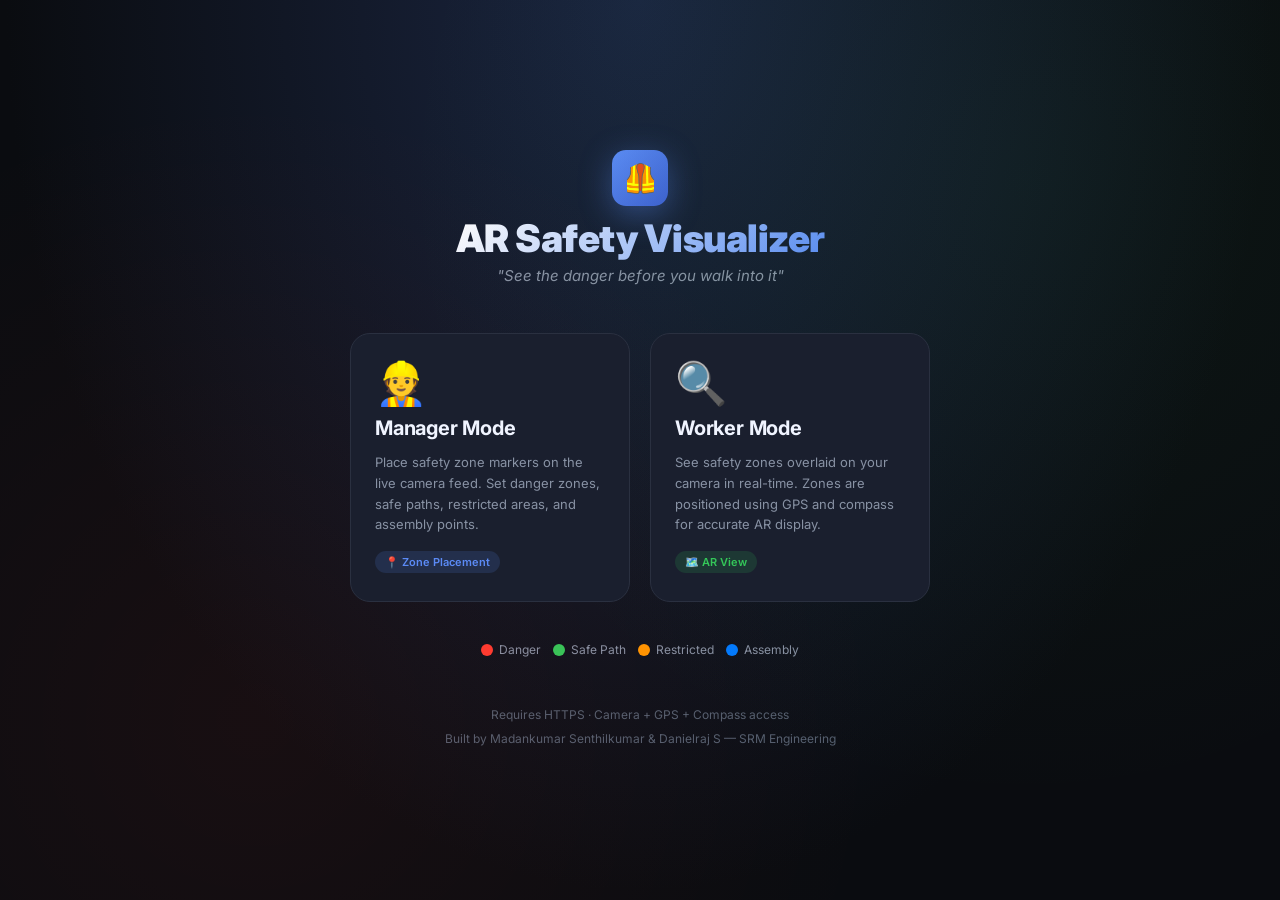
<file: index.html>
<!DOCTYPE html>
<html lang="en">
<head>
  <meta charset="UTF-8" />
  <meta name="viewport" content="width=device-width, initial-scale=1.0, viewport-fit=cover" />
  <meta name="description" content="AR Construction Safety Visualizer — See the danger before you walk into it. Real-time safety zone overlays for construction sites." />
  <meta name="theme-color" content="#0A0C10" />
  <meta name="mobile-web-app-capable" content="yes" />
  <meta name="apple-mobile-web-app-capable" content="yes" />
  <meta name="apple-mobile-web-app-status-bar-style" content="black-translucent" />
  <meta name="apple-mobile-web-app-title" content="AR Safety" />

  <!-- PWA Manifest -->
  <link rel="manifest" href="manifest.json" />

  <!-- Icons -->
  <link rel="icon" href="icons/icon-192.png" />
  <link rel="apple-touch-icon" href="icons/icon-192.png" />

  <link rel="stylesheet" href="css/style.css" />
  <title>AR Safety Visualizer</title>

  <!-- Open Graph -->
  <meta property="og:title" content="AR Construction Safety Visualizer" />
  <meta property="og:description" content="See the danger before you walk into it" />
  <meta property="og:type" content="website" />
</head>
<body>

<main class="landing" role="main">
  <!-- Background decoration -->
  <div class="landing-logo">
    <div class="logo-icon">🦺</div>
  </div>

  <h1>AR Safety Visualizer</h1>
  <p class="tagline">"See the danger before you walk into it"</p>

  <div class="mode-cards" role="navigation" aria-label="Mode selection">

    <!-- Manager Card -->
    <a href="manager.html" class="mode-card manager" id="btn-manager" role="button" aria-label="Open Manager mode">
      <div class="card-icon">👷</div>
      <div class="card-title">Manager Mode</div>
      <p class="card-desc">
        Place safety zone markers on the live camera feed.
        Set danger zones, safe paths, restricted areas, and assembly points.
      </p>
      <div class="card-badge">📍 Zone Placement</div>
    </a>

    <!-- Worker Card -->
    <a href="worker.html" class="mode-card worker" id="btn-worker" role="button" aria-label="Open Worker mode">
      <div class="card-icon">🔍</div>
      <div class="card-title">Worker Mode</div>
      <p class="card-desc">
        See safety zones overlaid on your camera in real-time.
        Zones are positioned using GPS and compass for accurate AR display.
      </p>
      <div class="card-badge">🗺️ AR View</div>
    </a>

  </div>

  <!-- Zone Legend -->
  <div style="margin-top: 40px; display: flex; gap: 12px; flex-wrap: wrap; justify-content: center;">
    <div style="display:flex;align-items:center;gap:6px;font-size:12px;color:#8892A4">
      <span style="width:12px;height:12px;border-radius:50%;background:#FF3B30;display:inline-block"></span> Danger
    </div>
    <div style="display:flex;align-items:center;gap:6px;font-size:12px;color:#8892A4">
      <span style="width:12px;height:12px;border-radius:50%;background:#34C759;display:inline-block"></span> Safe Path
    </div>
    <div style="display:flex;align-items:center;gap:6px;font-size:12px;color:#8892A4">
      <span style="width:12px;height:12px;border-radius:50%;background:#FF9500;display:inline-block"></span> Restricted
    </div>
    <div style="display:flex;align-items:center;gap:6px;font-size:12px;color:#8892A4">
      <span style="width:12px;height:12px;border-radius:50%;background:#007AFF;display:inline-block"></span> Assembly
    </div>
  </div>

  <footer class="landing-footer">
    <p>Requires HTTPS · Camera + GPS + Compass access</p>
    <p style="margin-top: 4px">Built by Madankumar Senthilkumar &amp; Danielraj S — SRM Engineering</p>
  </footer>
</main>

<!-- Service Worker Registration -->
<script>
  if ('serviceWorker' in navigator) {
    window.addEventListener('load', () => {
      navigator.serviceWorker.register('/sw.js').catch(() => {
        // Try relative path for GitHub Pages subdirectory hosting
        navigator.serviceWorker.register('./sw.js').catch(console.warn);
      });
    });
  }
</script>

</body>
</html>
</file>
<file: css/style.css>
/* ============================================================
   AR Construction Safety Visualizer — Global Styles
   ============================================================ */

@import url('https://fonts.googleapis.com/css2?family=Inter:wght@400;500;600;700;900&display=swap');

/* ── CSS Reset & Root ──────────────────────────────────────── */
*, *::before, *::after {
  box-sizing: border-box;
  margin: 0;
  padding: 0;
}

:root {
  --bg-dark:        #0A0C10;
  --bg-surface:     #12161E;
  --bg-card:        #1A1F2E;
  --border:         #2A3040;
  --text-primary:   #F0F4FF;
  --text-secondary: #8892A4;
  --text-muted:     #556070;

  --danger:         #FF3B30;
  --safe:           #34C759;
  --restricted:     #FF9500;
  --assembly:       #007AFF;
  --accent:         #5B8AF5;

  --radius-sm: 8px;
  --radius-md: 14px;
  --radius-lg: 20px;

  --shadow-glow: 0 0 30px rgba(91, 138, 245, 0.15);
  --shadow-card: 0 4px 24px rgba(0, 0, 0, 0.4);
}

html, body {
  height: 100%;
  width: 100%;
  font-family: 'Inter', system-ui, -apple-system, sans-serif;
  background: var(--bg-dark);
  color: var(--text-primary);
  overflow-x: hidden;
  -webkit-font-smoothing: antialiased;
}

/* ── Landing Page (index.html) ─────────────────────────────── */
.landing {
  min-height: 100vh;
  display: flex;
  flex-direction: column;
  align-items: center;
  justify-content: center;
  padding: 24px;
  background: radial-gradient(ellipse at 50% 0%, #1a2540 0%, var(--bg-dark) 70%);
  position: relative;
  overflow: hidden;
}

.landing::before {
  content: '';
  position: absolute;
  inset: 0;
  background:
    radial-gradient(circle at 20% 80%, rgba(255, 59, 48, 0.06) 0%, transparent 50%),
    radial-gradient(circle at 80% 20%, rgba(52, 199, 89, 0.06) 0%, transparent 50%);
  pointer-events: none;
}

.landing-logo {
  display: flex;
  align-items: center;
  gap: 14px;
  margin-bottom: 12px;
}

.landing-logo .logo-icon {
  width: 56px;
  height: 56px;
  background: linear-gradient(135deg, var(--accent), #3D5FCF);
  border-radius: var(--radius-md);
  display: flex;
  align-items: center;
  justify-content: center;
  font-size: 28px;
  box-shadow: 0 8px 32px rgba(91, 138, 245, 0.4);
}

.landing h1 {
  font-size: clamp(26px, 5vw, 38px);
  font-weight: 900;
  letter-spacing: -0.5px;
  line-height: 1.1;
  text-align: center;
  background: linear-gradient(135deg, #FFFFFF 0%, var(--accent) 100%);
  -webkit-background-clip: text;
  -webkit-text-fill-color: transparent;
  background-clip: text;
  margin-bottom: 6px;
}

.landing .tagline {
  font-size: 15px;
  color: var(--text-secondary);
  text-align: center;
  margin-bottom: 48px;
  font-style: italic;
}

.mode-cards {
  display: grid;
  grid-template-columns: repeat(auto-fit, minmax(260px, 1fr));
  gap: 20px;
  width: 100%;
  max-width: 580px;
}

.mode-card {
  background: var(--bg-card);
  border: 1px solid var(--border);
  border-radius: var(--radius-lg);
  padding: 28px 24px;
  text-decoration: none;
  color: inherit;
  display: flex;
  flex-direction: column;
  gap: 12px;
  transition: transform 0.2s ease, box-shadow 0.2s ease, border-color 0.2s ease;
  cursor: pointer;
  position: relative;
  overflow: hidden;
}

.mode-card::before {
  content: '';
  position: absolute;
  inset: 0;
  opacity: 0;
  transition: opacity 0.3s ease;
  border-radius: inherit;
}

.mode-card.manager::before {
  background: linear-gradient(135deg, rgba(91, 138, 245, 0.12), transparent);
}

.mode-card.worker::before {
  background: linear-gradient(135deg, rgba(52, 199, 89, 0.12), transparent);
}

.mode-card:hover {
  transform: translateY(-4px);
  box-shadow: var(--shadow-card), var(--shadow-glow);
}

.mode-card:hover::before {
  opacity: 1;
}

.mode-card:hover.manager { border-color: var(--accent); }
.mode-card:hover.worker  { border-color: var(--safe); }

.mode-card .card-icon {
  font-size: 42px;
  line-height: 1;
}

.mode-card .card-title {
  font-size: 20px;
  font-weight: 700;
  letter-spacing: -0.2px;
}

.mode-card .card-desc {
  font-size: 13px;
  color: var(--text-secondary);
  line-height: 1.6;
}

.mode-card .card-badge {
  display: inline-flex;
  align-items: center;
  padding: 4px 10px;
  border-radius: 99px;
  font-size: 11px;
  font-weight: 600;
  width: fit-content;
  margin-top: 4px;
}

.mode-card.manager .card-badge { background: rgba(91,138,245,0.15); color: var(--accent); }
.mode-card.worker  .card-badge { background: rgba(52,199,89,0.15);  color: var(--safe); }

.landing-footer {
  margin-top: 48px;
  text-align: center;
  font-size: 12px;
  color: var(--text-muted);
  line-height: 1.7;
}

/* ── Shared AR View Layout ─────────────────────────────────── */
.ar-view {
  position: fixed;
  inset: 0;
  background: #000;
  display: flex;
  flex-direction: column;
}

/* Camera + canvas wrapper */
#camera-wrapper {
  position: relative;
  flex: 1;
  overflow: hidden;
  background: #000;
}

#camera-feed {
  position: absolute;
  inset: 0;
  width: 100%;
  height: 100%;
  object-fit: cover;
}

#ar-canvas {
  position: absolute;
  inset: 0;
  width: 100%;
  height: 100%;
  pointer-events: none; /* pass-through for manager zone clicks */
  z-index: 10;
}

/* manager needs canvas to receive click events */
.manager-view #ar-canvas {
  pointer-events: all;
  cursor: crosshair;
}

/* ── Status Bar ────────────────────────────────────────────── */
.status-bar {
  position: absolute;
  top: 0;
  left: 0;
  right: 0;
  z-index: 20;
  display: flex;
  gap: 8px;
  padding: 10px 14px;
  background: linear-gradient(to bottom, rgba(0,0,0,0.75), transparent);
  align-items: flex-start;
  flex-wrap: wrap;
}

.status-chip {
  display: flex;
  align-items: center;
  gap: 6px;
  padding: 5px 10px;
  background: rgba(10,12,16,0.8);
  border: 1px solid rgba(255,255,255,0.1);
  border-radius: 99px;
  font-size: 11px;
  font-weight: 500;
  color: var(--text-secondary);
  backdrop-filter: blur(8px);
  transition: all 0.3s ease;
}

.status-chip.locked {
  color: var(--safe);
  border-color: rgba(52,199,89,0.3);
}

.status-chip::before {
  content: '';
  width: 6px;
  height: 6px;
  border-radius: 50%;
  background: var(--text-muted);
  flex-shrink: 0;
  transition: background 0.3s;
}

.status-chip.locked::before {
  background: var(--safe);
  box-shadow: 0 0 6px var(--safe);
}

/* Back button */
.back-btn {
  display: flex;
  align-items: center;
  gap: 6px;
  padding: 6px 12px;
  background: rgba(10,12,16,0.8);
  border: 1px solid rgba(255,255,255,0.1);
  border-radius: 99px;
  color: var(--text-primary);
  text-decoration: none;
  font-size: 12px;
  font-weight: 600;
  backdrop-filter: blur(8px);
  transition: background 0.2s, border-color 0.2s;
  cursor: pointer;
}

.back-btn:hover { background: rgba(255,255,255,0.1); border-color: rgba(255,255,255,0.25); }

/* ── Status Message (floating notification) ────────────────── */
.status-msg {
  position: absolute;
  bottom: 80px;
  left: 50%;
  transform: translateX(-50%);
  z-index: 30;
  padding: 10px 20px;
  background: rgba(10,12,16,0.92);
  border: 1px solid rgba(255,255,255,0.1);
  border-radius: 99px;
  font-size: 13px;
  font-weight: 500;
  white-space: nowrap;
  backdrop-filter: blur(12px);
  transition: opacity 0.4s ease;
  pointer-events: none;
}

.status-msg.success { border-color: rgba(52,199,89,0.4); color: var(--safe); }
.status-msg.error   { border-color: rgba(255,59,48,0.4);  color: var(--danger); }
.status-msg.warning { border-color: rgba(255,149,0,0.4);  color: var(--restricted); }

/* ── Zone Toolbar (Manager) ────────────────────────────────── */
.zone-toolbar {
  position: absolute;
  bottom: 0;
  left: 0;
  right: 0;
  z-index: 20;
  padding: 14px 16px 20px;
  background: linear-gradient(to top, rgba(0,0,0,0.9) 0%, transparent 100%);
  display: flex;
  flex-direction: column;
  gap: 10px;
}

.toolbar-label {
  font-size: 11px;
  font-weight: 600;
  color: var(--text-muted);
  text-transform: uppercase;
  letter-spacing: 0.8px;
  text-align: center;
}

.zone-icons {
  display: flex;
  justify-content: center;
  gap: 16px;
}

.zone-icon {
  display: flex;
  flex-direction: column;
  align-items: center;
  gap: 5px;
  cursor: grab;
  user-select: none;
  -webkit-user-select: none;
  touch-action: none;
  transition: transform 0.15s ease;
}

.zone-icon:active { cursor: grabbing; transform: scale(1.15); }

.zone-icon-pill {
  width: 58px;
  height: 58px;
  border-radius: 50%;
  display: flex;
  align-items: center;
  justify-content: center;
  font-size: 24px;
  border: 2px solid rgba(255,255,255,0.2);
  transition: box-shadow 0.2s, transform 0.2s;
}

.zone-icon[data-zone="danger"]     .zone-icon-pill { background: rgba(255,59,48,0.25);  border-color: var(--danger); }
.zone-icon[data-zone="safe"]       .zone-icon-pill { background: rgba(52,199,89,0.25);  border-color: var(--safe); }
.zone-icon[data-zone="restricted"] .zone-icon-pill { background: rgba(255,149,0,0.25); border-color: var(--restricted); }
.zone-icon[data-zone="assembly"]   .zone-icon-pill { background: rgba(0,122,255,0.25); border-color: var(--assembly); }

.zone-icon:hover .zone-icon-pill {
  transform: scale(1.1);
  box-shadow: 0 0 18px rgba(255,255,255,0.2);
}

.zone-emoji { font-size: 22px; line-height: 1; }

.zone-label {
  font-size: 9px;
  font-weight: 700;
  color: var(--text-secondary);
  text-transform: uppercase;
  letter-spacing: 0.5px;
}

/* ── Worker Info Bar ──────────────────────────────────────── */
.worker-bottom {
  position: absolute;
  bottom: 0;
  left: 0;
  right: 0;
  z-index: 20;
  padding: 10px 16px 20px;
  background: linear-gradient(to top, rgba(0,0,0,0.9), transparent);
}

.bottom-bar {
  display: flex;
  align-items: center;
  justify-content: center;
  gap: 10px;
  flex-wrap: wrap;
}

.zone-count-chip {
  padding: 7px 16px;
  background: rgba(10,12,16,0.85);
  border: 1px solid rgba(255,255,255,0.12);
  border-radius: 99px;
  font-size: 12px;
  font-weight: 600;
  color: var(--text-primary);
  backdrop-filter: blur(10px);
}

.nearest-chip {
  padding: 7px 16px;
  background: rgba(10,12,16,0.85);
  border: 1px solid rgba(255,255,255,0.12);
  border-radius: 99px;
  font-size: 12px;
  font-weight: 700;
  backdrop-filter: blur(10px);
  transition: color 0.3s;
}

/* ── Mode toggle button ────────────────────────────────────── */
.mode-btn {
  padding: 5px 12px;
  background: rgba(10,12,16,0.85);
  border: 1px solid rgba(255,255,255,0.15);
  border-radius: 99px;
  color: var(--text-primary);
  font-size: 12px;
  font-weight: 600;
  cursor: pointer;
  backdrop-filter: blur(8px);
  margin-left: auto;
  transition: background 0.2s, border-color 0.2s;
}
.mode-btn:hover { background: rgba(91,138,245,0.2); border-color: var(--accent); }

/* ── Radius row (manager) ──────────────────────────────────── */
.radius-row {
  display: flex;
  align-items: center;
  justify-content: center;
  gap: 8px;
  margin-bottom: 6px;
}

.radius-ctrl {
  display: flex;
  align-items: center;
  gap: 4px;
  background: rgba(10,12,16,0.8);
  border: 1px solid var(--border);
  border-radius: 99px;
  padding: 2px 6px;
}

.radius-btn {
  width: 28px; height: 28px;
  background: transparent;
  border: none;
  color: var(--text-primary);
  font-size: 20px;
  font-weight: 300;
  cursor: pointer;
  border-radius: 50%;
  display: flex; align-items: center; justify-content: center;
  transition: background 0.15s;
}
.radius-btn:hover { background: rgba(255,255,255,0.1); }

.radius-val {
  min-width: 38px;
  text-align: center;
  font-size: 14px;
  font-weight: 700;
  color: var(--accent);
}

/* ── Legend (Worker) ─────────────────────────────────────── */
.zone-legend {
  position: absolute;
  top: 70px;
  right: 12px;
  z-index: 20;
  display: flex;
  flex-direction: column;
  gap: 6px;
}

.legend-item {
  display: flex;
  align-items: center;
  gap: 7px;
  padding: 5px 10px;
  background: rgba(10,12,16,0.8);
  border-radius: 99px;
  font-size: 10px;
  font-weight: 600;
  color: var(--text-primary);
  backdrop-filter: blur(8px);
  border: 1px solid rgba(255,255,255,0.08);
}

.legend-dot {
  width: 10px;
  height: 10px;
  border-radius: 50%;
  flex-shrink: 0;
}

/* ── iOS Compass Permission Button ────────────────────────── */
#ios-compass-btn {
  display: none; /* shown by JS when needed */
  position: absolute;
  top: 50%;
  left: 50%;
  transform: translate(-50%, -50%);
  z-index: 40;
  padding: 14px 28px;
  background: var(--accent);
  color: #fff;
  font-size: 15px;
  font-weight: 700;
  border: none;
  border-radius: var(--radius-md);
  cursor: pointer;
  box-shadow: 0 8px 32px rgba(91, 138, 245, 0.5);
  transition: opacity 0.2s;
}
#ios-compass-btn:active { opacity: 0.8; }

/* ── Loading Overlay ─────────────────────────────────────── */
#loading-overlay {
  position: fixed;
  inset: 0;
  z-index: 100;
  background: var(--bg-dark);
  display: flex;
  flex-direction: column;
  align-items: center;
  justify-content: center;
  gap: 16px;
  transition: opacity 0.5s ease;
}
#loading-overlay.hidden { opacity: 0; pointer-events: none; }

.spinner {
  width: 48px;
  height: 48px;
  border: 3px solid var(--border);
  border-top-color: var(--accent);
  border-radius: 50%;
  animation: spin 0.8s linear infinite;
}

@keyframes spin {
  to { transform: rotate(360deg); }
}

/* ── Drag ghost ───────────────────────────────────────────── */
.drag-ghost {
  position: fixed;
  z-index: 9999;
  pointer-events: none;
  font-size: 40px;
  filter: drop-shadow(0 4px 12px rgba(0,0,0,0.5));
  transform: scale(1.2);
}

/* ── iOS safe area padding ───────────────────────────────── */
@supports (padding-bottom: env(safe-area-inset-bottom)) {
  .zone-toolbar, .worker-bottom {
    padding-bottom: calc(16px + env(safe-area-inset-bottom));
  }
}

/* ── Scrollbar ────────────────────────────────────────────── */
::-webkit-scrollbar { width: 6px; }
::-webkit-scrollbar-track { background: transparent; }
::-webkit-scrollbar-thumb { background: var(--border); border-radius: 3px; }
</file>
